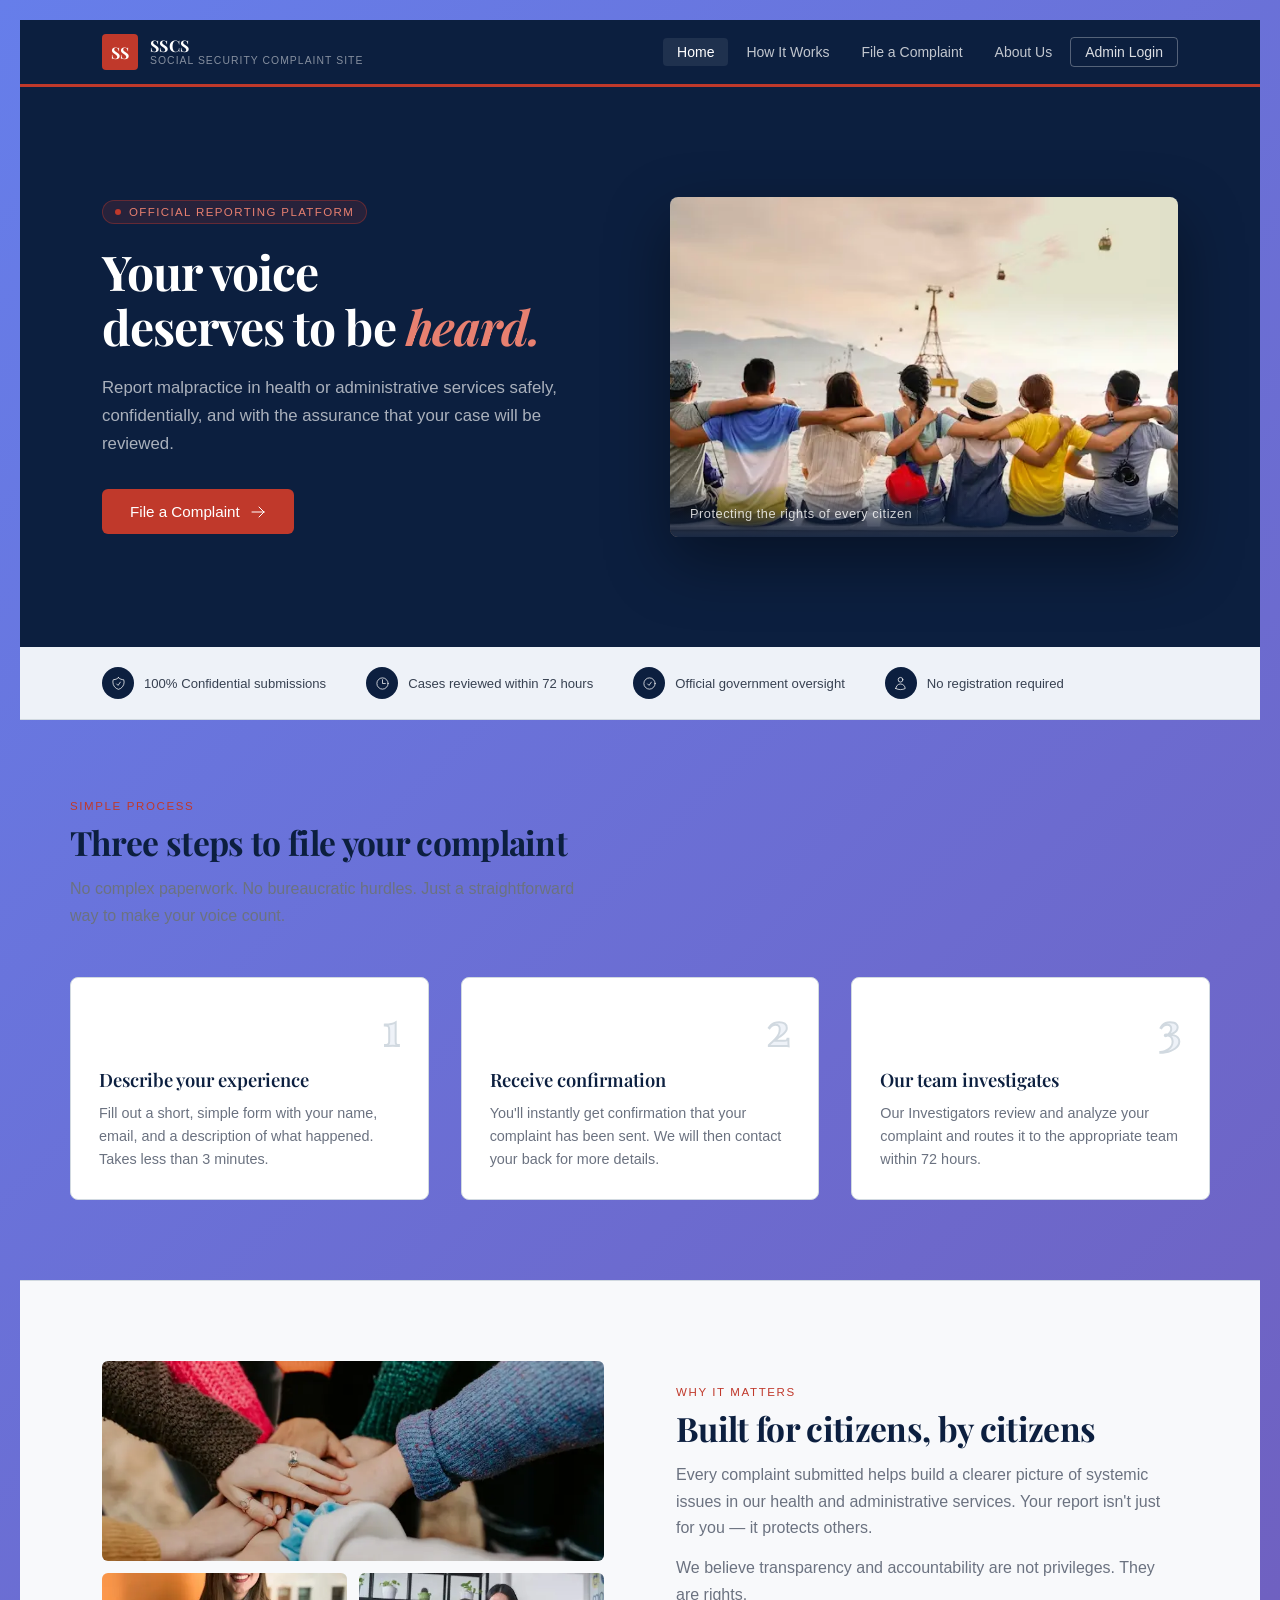
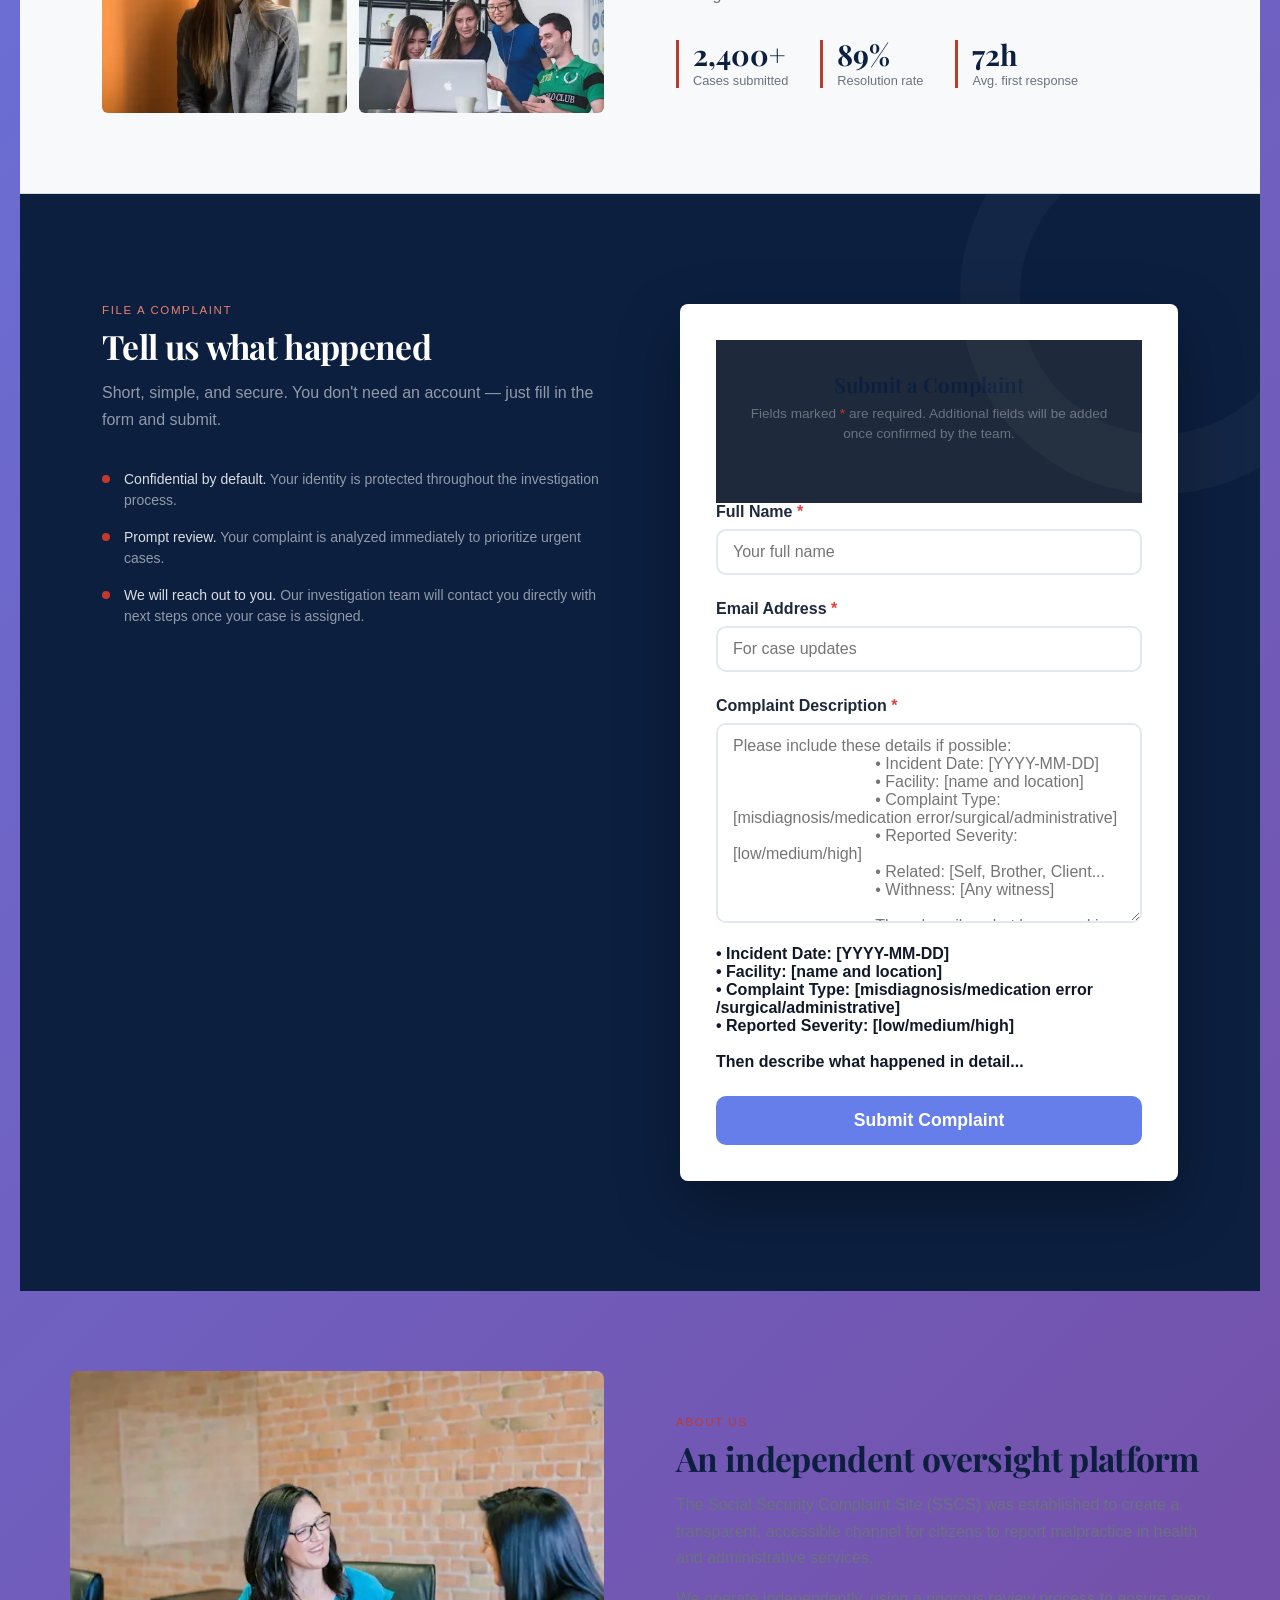
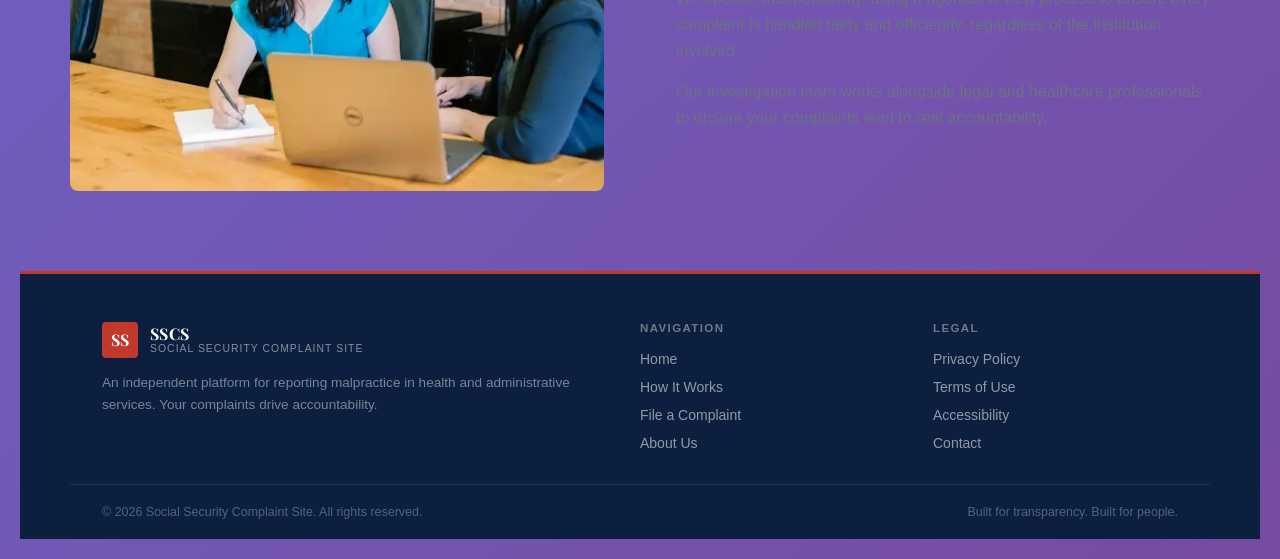
<file: index.html>
<!DOCTYPE html>
<html lang="en">

<head>
    <meta charset="UTF-8">
    <meta name="viewport" content="width=device-width, initial-scale=1.0">
    <title>SSCS — Social Security Complaint Site</title>
    <link rel="preconnect" href="https://fonts.googleapis.com">
    <link rel="preconnect" href="https://fonts.gstatic.com" crossorigin>
    <link
        href="https://fonts.googleapis.com/css2?family=Playfair+Display:wght@400;600;700&family=DM+Sans:wght@300;400;500&display=swap"
        rel="stylesheet">
    <link rel="stylesheet" href="./styles/complaint.css">
    <link rel="stylesheet" href="./styles/complaint2.css">
    <script src="./scripts/complaint.js" defer></script>
    <script src="./scripts/complaint2.js" defer></script>
    <!-- Icons sourced from Heroicons (https://heroicons.com) — MIT License -->
</head>

<body>

    <!-- NAV -->
    <nav>
        <div class="nav-inner">
            <a href="#" class="logo">
                <div class="logo-mark">SS</div>
                <div class="logo-text">
                    <strong>SSCS</strong>
                    <span>Social Security Complaint Site</span>
                </div>
            </a>
            <ul class="nav-links">
                <li><a href="#" class="active">Home</a></li>
                <li><a href="#how-it-works">How It Works</a></li>
                <li><a href="#complaint">File a Complaint</a></li>
                <li><a href="#about">About Us</a></li>
                <li><a href="admin.html" class="btn-login">Admin Login</a></li>
            </ul>
            <button class="nav-toggle" id="navToggle" aria-label="Toggle menu">
                <span></span>
                <span></span>
                <span></span>
            </button>
        </div>
    </nav>

    <!-- HERO -->
    <section class="hero">
        <div class="hero-overlay"></div>
        <div class="hero-inner">
            <div class="hero-content">
                <div class="hero-badge">Official Reporting Platform</div>
                <h1>Your voice<br>deserves to be <em>heard.</em></h1>
                <p class="hero-sub">Report malpractice in health or administrative services safely, confidentially, and
                    with the assurance that your case will be reviewed.</p>
                <a href="#complaint" class="hero-cta">
                    File a Complaint
                    <svg viewBox="0 0 24 24" fill="none" stroke="currentColor" stroke-width="1.5" stroke-linecap="round"
                        stroke-linejoin="round">
                        <path d="M13.5 4.5 21 12m0 0-7.5 7.5M21 12H3" />
                    </svg>
                    </svg>
                </a>
            </div>
            <div class="hero-visual">
                <div class="hero-img-wrap">
                    <img src="images/community_members.webp" alt="Community members" loading="eager">
                    <div class="hero-img-caption">Protecting the rights of every citizen</div>
                </div>
            </div>
        </div>
    </section>

    <!-- TRUST STRIP -->
    <div class="trust-strip">
        <div class="trust-inner">
            <div class="trust-item">
                <div class="trust-icon">
                    <svg viewBox="0 0 24 24" fill="none" stroke="rgba(255,255,255,0.8)" stroke-width="1.5"
                        stroke-linecap="round" stroke-linejoin="round">
                        <path
                            d="M9 12.75 11.25 15 15 9.75m-3-7.036A11.959 11.959 0 0 1 3.598 6 11.99 11.99 0 0 0 3 9.749c0 5.592 3.824 10.29 9 11.623 5.176-1.332 9-6.03 9-11.622 0-1.31-.21-2.571-.598-3.751h-.152c-3.196 0-6.1-1.248-8.25-3.285Z" />
                    </svg>
                </div>
                <span>100% Confidential submissions</span>
            </div>
            <div class="trust-item">
                <div class="trust-icon">
                    <svg viewBox="0 0 24 24" fill="none" stroke="rgba(255,255,255,0.8)" stroke-width="1.5"
                        stroke-linecap="round" stroke-linejoin="round">
                        <path d="M12 6v6h4.5m4.5 0a9 9 0 1 1-18 0 9 9 0 0 1 18 0Z" />
                    </svg>
                </div>
                <span>Cases reviewed within 72 hours</span>
            </div>
            <div class="trust-item">
                <div class="trust-icon">
                    <svg viewBox="0 0 24 24" fill="none" stroke="rgba(255,255,255,0.8)" stroke-width="1.5"
                        stroke-linecap="round" stroke-linejoin="round">
                        <path d="M9 12.75 11.25 15 15 9.75M21 12a9 9 0 1 1-18 0 9 9 0 0 1 18 0Z" />
                    </svg>
                </div>
                <span>Official government oversight</span>
            </div>
            <div class="trust-item">
                <div class="trust-icon">
                    <svg viewBox="0 0 24 24" fill="none" stroke="rgba(255,255,255,0.8)" stroke-width="1.5"
                        stroke-linecap="round" stroke-linejoin="round">
                        <path
                            d="M15.75 6a3.75 3.75 0 1 1-7.5 0 3.75 3.75 0 0 1 7.5 0ZM4.501 20.118a7.5 7.5 0 0 1 14.998 0A17.933 17.933 0 0 1 12 21.75c-2.676 0-5.216-.584-7.499-1.632Z" />
                    </svg>
                    </svg>
                </div>
                <span>No registration required</span>
            </div>
        </div>
    </div>

    <!-- HOW IT WORKS -->
    <section class="section" id="how-it-works">
        <div class="section-inner">
            <p class="section-label">Simple process</p>
            <h2 class="section-title">Three steps to file your complaint</h2>
            <p class="section-sub">No complex paperwork. No bureaucratic hurdles. Just a straightforward way to make
                your voice count.</p>
            <div class="steps">
                <div class="step">
                    <div class="step-num">1</div>
                    <h3>Describe your experience</h3>
                    <p>Fill out a short, simple form with your name, email, and a description of what happened. Takes
                        less than 3 minutes.</p>
                </div>
                <div class="step">
                    <div class="step-num">2</div>
                    <h3>Receive confirmation</h3>
                    <p>You'll instantly get confirmation that your complaint has been sent. We will then contact your
                        back for more details.</p>
                </div>
                <div class="step">
                    <div class="step-num">3</div>
                    <h3>Our team investigates</h3>
                    <p>Our Investigators review and analyze your complaint and routes it to the appropriate team within
                        72 hours.</p>
                </div>
            </div>
        </div>
    </section>

    <!-- COMMUNITY -->
    <section class="community">
        <div class="community-inner">
            <div class="community-images">
                <img src="images/community_meeting.webp" alt="Community meeting" loading="lazy">
                <img src="images/healthcare_worker.webp" alt="Healthcare worker" loading="lazy">
                <img src="images/citizens.webp" alt="Citizens" loading="lazy">
            </div>
            <div class="community-text">
                <p class="section-label">Why it matters</p>
                <h2 class="section-title">Built for citizens, by citizens</h2>
                <p class="section-sub">Every complaint submitted helps build a clearer picture of systemic issues in our
                    health and administrative services. Your report isn't just for you — it protects others.</p>
                <p class="section-sub">We believe transparency and accountability are not privileges. They are rights.
                </p>
                <div class="stat-row">
                    <div class="stat"><strong>2,400+</strong><span>Cases submitted</span></div>
                    <div class="stat"><strong>89%</strong><span>Resolution rate</span></div>
                    <div class="stat"><strong>72h</strong><span>Avg. first response</span></div>
                </div>
            </div>
        </div>
    </section>

    <!-- COMPLAINT FORM -->
    <section class="form-section" id="complaint">
        <div class="form-inner">
            <div class="form-intro">
                <p class="section-label">File a complaint</p>
                <h2 class="section-title">Tell us what happened</h2>
                <p class="section-sub">Short, simple, and secure. You don't need an account — just fill in the form and
                    submit.</p>
                <div class="form-promises">
                    <div class="form-promise">
                        <div class="promise-dot"></div>
                        <p><strong>Confidential by default.</strong> Your identity is protected throughout the
                            investigation process.</p>
                    </div>
                    <div class="form-promise">
                        <div class="promise-dot"></div>
                        <p><strong>Prompt review.</strong> Your complaint is analyzed immediately to prioritize urgent
                            cases.</p>
                    </div>
                    <div class="form-promise">
                        <div class="promise-dot"></div>
                        <p><strong>We will reach out to you.</strong> Our investigation team will contact you directly
                            with next steps once your case is assigned.</p>
                    </div>
                </div>
            </div>

            <div class="complaint-card">
                <div class="header">
                    <h3>Submit a Complaint</h3>
                    <p class="card-sub">Fields marked <span class="req-note">*</span> are required. Additional fields will
                        be added once confirmed by the team.</p>
                </div>

                <div class="form-section1">
                    <div id="conversationView" class="conversation-container hidden"></div>
                    <form id="complaintForm">
                        <div class="form-group">
                            <label for="fullName" class="required">Full Name</label>
                            <input type="text" id="fullName" name="fullName" required placeholder="Your full name">
                        </div>
                        <div class="form-group">
                            <label for="email" class="required">Email Address</label>
                            <input type="email" id="email" name="email" required placeholder="For case updates">
                        </div>
                        <div class="form-group">
                            <label for="description" class="required">Complaint Description</label>
                            <textarea id="description" name="description" required 
                                placeholder="Please include these details if possible:
                                • Incident Date: [YYYY-MM-DD]
                                • Facility: [name and location]
                                • Complaint Type: [misdiagnosis/medication error/surgical/administrative]
                                • Reported Severity: [low/medium/high]
                                • Related: [Self, Brother, Client...
                                • Withness: [Any witness]

                                Then describe what happened in detail..."></textarea>
                            <div class="keyword-hint"><br>
                                <strong><p>• Incident Date: [YYYY-MM-DD]</p>
                                    <p>• Facility: [name and location]</p>
                                    <p>• Complaint Type: [misdiagnosis/medication error
                                        /surgical/administrative]</p>
                                    <p>• Reported Severity: [low/medium/high]</p><br>

                                    Then describe what happened in detail...
                                </strong><br>
                            </div>
                        </div>
                        <button type="submit" id="submitBtn">Submit Complaint</button>
                    </form>
                    <div id="loadingIndicator" class="loading hidden">Processing your complaint...</div>
                </div>
            </div>
            </div>
        </div>
    </section>

    <!-- CONFIRMATION POPUP -->
    <div class="popup-overlay" id="popupOverlay">
        <div class="popup">
            <div class="popup-check">
                <svg viewBox="0 0 24 24" fill="none" stroke="#2e7d32" stroke-width="2.5" stroke-linecap="round"
                    stroke-linejoin="round">
                    <polyline points="20 6 9 17 4 12" />
                </svg>
            </div>
            <h2 class="popup-title">Complaint Submitted</h2>
            <p class="popup-sub">Thank you. Your complaint has been received and will be reviewed by our team within 72
                hours.</p>
            <p class="popup-note">Our investigation team will reach out to you with further details. Please check your
                email for a confirmation.</p>
            <div class="popup-actions">
                <button class="popup-btn-new" id="popupNewBtn">Submit Another Complaint</button>
                <a href="#" class="popup-btn-home" id="popupHomeBtn">Back to Home</a>
            </div>
        </div>
    </div>

    <!---ERROR POPUP--->
    <div class="popup-overlay" id="errorPopupOverlay">
        <div class="popup">
            <div class="popup-check error">
                <svg viewBox="0 0 24 24" fill="none" stroke="#c0392b" stroke-width="1.5" stroke-linecap="round"
                    stroke-linejoin="round">
                    <path d="M12 9v3.75m9-.75a9 9 0 1 1-18 0 9 9 0 0 1 18 0Zm-9 3.75h.008v.008H12v-.008Z" />
                </svg>
            </div>
            <h2 class="popup-title">Submission Failed</h2>
            <p class="popup-sub">An error occurred while submitting your complaint. Please try again later.</p>
            <p class="popup-note">If the issue persists, please contact our support team for assistance.</p>
            <div class="popup-actions">
                <button class="popup-btn-new" id="errorRetryBtn">Try Again</button>
                <a href="#" class="popup-btn-home" id="errorHomeBtn">Back to Home</a>
            </div>
        </div>
    </div>
    <!-- Success Card (hidden initially) -->
        <div class="card hidden" id="successCard">
            <div class="header" style="background: #2d6a4f;">
                <h1>✅ Complaint Submitted</h1>
            </div>
            <div class="form-section" style="text-align: center;">
                <p>Your case number is:</p>
                <div class="case-number" id="displayCaseNumber"></div>
                <p style="margin-top: 20px;">You will receive a confirmation email shortly.</p>
                <button onclick="resetAndShowForm()" style="background: #2d6a4f; margin-top: 20px;">Submit Another Complaint</button>
            </div>
        </div>
    <!-- ABOUT -->
    <section class="about" id="about">
        <div class="about-inner">
            <div class="about-image">
                <img src="images/team.webp" loading="lazy" alt="Team">
            </div>
            <div class="about-text">
                <p class="section-label">About us</p>
                <h2 class="section-title">An independent oversight platform</h2>
                <p class="section-sub">The Social Security Complaint Site (SSCS) was established to create a
                    transparent, accessible channel for citizens to report malpractice in health and administrative
                    services.</p>
                <p class="section-sub">We operate independently, using a rigorous review process to ensure every
                    complaint is handled fairly and efficiently, regardless of the institution involved.</p>
                <p class="section-sub">Our investigation team works alongside legal and healthcare professionals to
                    ensure your complaints lead to real accountability.</p>
            </div>
        </div>
    </section>

    <!-- FOOTER -->
    <footer>
        <div class="footer-inner">
            <div class="footer-brand">
                <a href="#" class="logo">
                    <div class="logo-mark">SS</div>
                    <div class="logo-text">
                        <strong>SSCS</strong>
                        <span>Social Security Complaint Site</span>
                    </div>
                </a>
                <p>An independent platform for reporting malpractice in health and administrative services. Your
                    complaints drive accountability.</p>
            </div>
            <div class="footer-col">
                <h4>Navigation</h4>
                <ul>
                    <li><a href="#">Home</a></li>
                    <li><a href="#how-it-works">How It Works</a></li>
                    <li><a href="#complaint">File a Complaint</a></li>
                    <li><a href="#about">About Us</a></li>
                </ul>
            </div>
            <div class="footer-col">
                <h4>Legal</h4>
                <ul>
                    <!-- We can add more pages and information -->
                    <li><a href="#">Privacy Policy</a></li>
                    <li><a href="#">Terms of Use</a></li>
                    <li><a href="#">Accessibility</a></li>
                    <li><a href="#">Contact</a></li>
                </ul>
            </div>
        </div>
        <div class="footer-bottom">
            <span id="copyright">&copy; Social Security Complaint Site. All rights reserved.</span>
            <span>Built for transparency. Built for people.</span>
        </div>
    </footer>
</body>

</html>
</file>
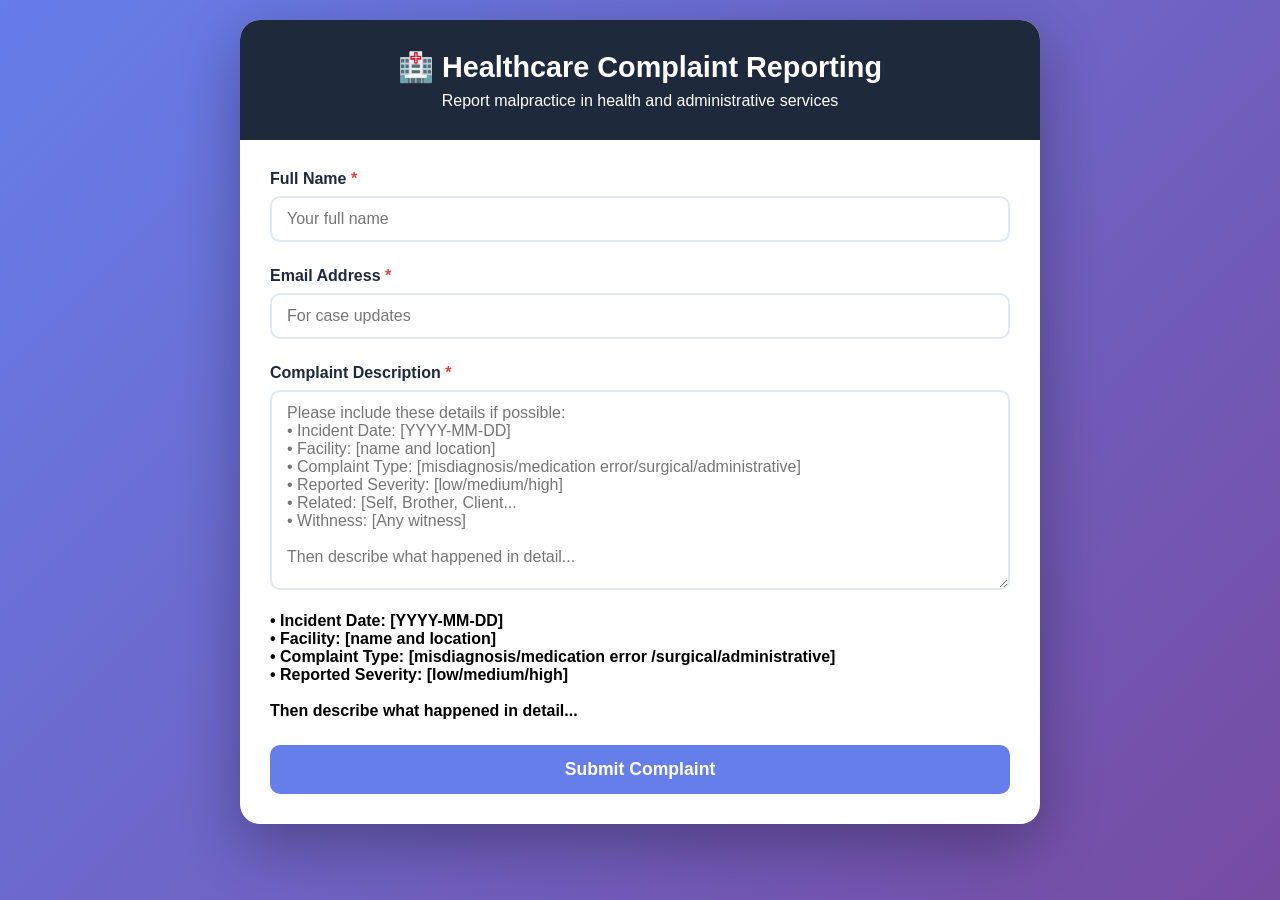
<file: index2.html>
<!-- This page is a test page that integrates with complaint2.js and complaint2.css-->
<!DOCTYPE html>
<html lang="en">
<head>
    <meta charset="UTF-8">
    <meta name="viewport" content="width=device-width, initial-scale=1.0">
    <title>Healthcare Complaint Reporting</title>
    <link rel="stylesheet" href="./styles/complaint2.css">
    <script src="./scripts/complaint2.js" defer></script>
</head>
<body>
    <div class="container">
        <!-- Main Complaint Form Card -->
        <div class="card" id="formCard">
            <div class="header">
                <h1>🏥 Healthcare Complaint Reporting</h1>
                <p>Report malpractice in health and administrative services</p>
            </div>
            <div class="form-section">
                <div id="conversationView" class="conversation-container hidden"></div>
                <form id="complaintForm">
                    <div class="form-group">
                        <label for="fullName" class="required">Full Name</label>
                        <input type="text" id="fullName" name="fullName" required placeholder="Your full name">
                    </div>
                    <div class="form-group">
                        <label for="email" class="required">Email Address</label>
                        <input type="email" id="email" name="email" required placeholder="For case updates">
                    </div>
                    <div class="form-group">
                        <label for="description" class="required">Complaint Description</label>
                        <textarea id="description" name="description" required 
                            placeholder="Please include these details if possible:
• Incident Date: [YYYY-MM-DD]
• Facility: [name and location]
• Complaint Type: [misdiagnosis/medication error/surgical/administrative]
• Reported Severity: [low/medium/high]
• Related: [Self, Brother, Client...
• Withness: [Any witness]

Then describe what happened in detail..."></textarea>
                        <div class="keyword-hint"><br>
                            <strong><p>• Incident Date: [YYYY-MM-DD]</p>
                                <p>• Facility: [name and location]</p>
                                <p>• Complaint Type: [misdiagnosis/medication error
                                    /surgical/administrative]</p>
                                <p>• Reported Severity: [low/medium/high]</p><br>

                                Then describe what happened in detail...
                            </strong><br>
                        </div>
                    </div>
                    <button type="submit" id="submitBtn">Submit Complaint</button>
                </form>
                <div id="loadingIndicator" class="loading hidden">Processing your complaint...</div>
            </div>
        </div>

        <!-- Success Card (hidden initially) -->
        <div class="card hidden" id="successCard">
            <div class="header" style="background: #2d6a4f;">
                <h1>✅ Complaint Submitted</h1>
            </div>
            <div class="form-section" style="text-align: center;">
                <p>Your case number is:</p>
                <div class="case-number" id="displayCaseNumber"></div>
                <p style="margin-top: 20px;">You will receive a confirmation email shortly.</p>
                <button onclick="resetAndShowForm()" style="background: #2d6a4f; margin-top: 20px;">Submit Another Complaint</button>
            </div>
        </div>
    </div>
</body>
</html>
</file>
<file: styles/complaint.css>
@import url('https://fonts.googleapis.com/css2?family=Playfair+Display:wght@400;600;700&family=DM+Sans:wght@300;400;500&display=swap');

/* ── Design tokens ─────────────────────────────────── */
:root {
    --navy: #0c1f3f;
    --navy-mid: #1a3560;
    --navy-light: #eef2f8;
    --accent: #c0392b;
    --text: #111827;
    --text-mid: #374151;
    --text-soft: #6b7280;
    --border: #d1d9e0;
    --bg: #f8f9fb;
    --white: #ffffff;
    --serif: 'Playfair Display', Georgia, serif;
    --sans: 'DM Sans', system-ui, sans-serif;
    --radius: 6px;
    --max: 1140px;
}

/* ── Reset ─────────────────────────────────────────── */
*,
*::before,
*::after {
    margin: 0;
    padding: 0;
    box-sizing: border-box;
}

html {
    scroll-behavior: smooth;
}

body {
    font-family: var(--sans);
    background: var(--white);
    color: var(--text);
    -webkit-font-smoothing: antialiased;
}

/* ── NAV ───────────────────────────────────────────── */
nav {
    position: sticky;
    top: 0;
    z-index: 100;
    background: var(--navy);
    border-bottom: 3px solid var(--accent);
}

.nav-inner {
    max-width: var(--max);
    margin: 0 auto;
    padding: 0 32px;
    height: 64px;
    display: flex;
    align-items: center;
    justify-content: space-between;
    gap: 24px;
}

.logo {
    display: flex;
    align-items: center;
    gap: 12px;
    text-decoration: none;
    flex-shrink: 0;
}

.logo-mark {
    width: 36px;
    height: 36px;
    background: var(--accent);
    border-radius: 4px;
    display: flex;
    align-items: center;
    justify-content: center;
    font-family: var(--serif);
    font-weight: 700;
    font-size: 1rem;
    color: var(--white);
}

.logo-text {
    display: flex;
    flex-direction: column;
    line-height: 1.1;
}

.logo-text strong {
    font-family: var(--serif);
    font-size: 1rem;
    font-weight: 700;
    color: var(--white);
    letter-spacing: 0.02em;
}

.logo-text span {
    font-size: 0.65rem;
    color: rgba(255, 255, 255, 0.5);
    letter-spacing: 0.1em;
    text-transform: uppercase;
}

.nav-links {
    display: flex;
    align-items: center;
    gap: 4px;
    list-style: none;
}

.nav-links a {
    text-decoration: none;
    color: rgba(255, 255, 255, 0.75);
    font-size: 0.875rem;
    padding: 6px 14px;
    border-radius: 4px;
    transition: color 0.15s, background 0.15s;
}

.nav-links a:hover,
.nav-links a.active {
    color: var(--white);
    background: rgba(255, 255, 255, 0.08);
}

.btn-login {
    border: 1px solid rgba(255, 255, 255, 0.3) !important;
    color: rgba(255, 255, 255, 0.85) !important;
    background: transparent !important;
}

.btn-login:hover {
    border-color: rgba(255, 255, 255, 0.7) !important;
    background: rgba(255, 255, 255, 0.1) !important;
    color: var(--white) !important;
}

/* ── HERO ──────────────────────────────────────────── */
.hero {
    background: var(--navy);
    position: relative;
    overflow: hidden;
    min-height: 560px;
    display: flex;
    align-items: center;
}

.hero-overlay {
    position: absolute;
    inset: 0;
    background: linear-gradient(90deg, rgba(12, 31, 63, 0.97) 45%, rgba(12, 31, 63, 0.5) 100%);
}

.hero-inner {
    position: relative;
    max-width: var(--max);
    margin: 0 auto;
    padding: 80px 32px;
    display: grid;
    grid-template-columns: 1fr 1fr;
    gap: 60px;
    align-items: center;
    width: 100%;
}

.hero-content {
    animation: fadeUp 0.5s ease both;
}

@keyframes fadeUp {
    from {
        opacity: 0;
        transform: translateY(20px);
    }

    to {
        opacity: 1;
        transform: translateY(0);
    }
}

.hero-badge {
    display: inline-flex;
    align-items: center;
    gap: 8px;
    background: rgba(192, 57, 43, 0.15);
    border: 1px solid rgba(192, 57, 43, 0.4);
    color: #e88070;
    font-size: 0.72rem;
    font-weight: 500;
    letter-spacing: 0.12em;
    text-transform: uppercase;
    padding: 5px 12px;
    border-radius: 20px;
    margin-bottom: 20px;
}

.hero-badge::before {
    content: '';
    width: 6px;
    height: 6px;
    background: var(--accent);
    border-radius: 50%;
}

.hero h1 {
    font-family: var(--serif);
    font-size: 3rem;
    font-weight: 700;
    color: var(--white);
    line-height: 1.15;
    margin-bottom: 20px;
    letter-spacing: -0.02em;
}

.hero h1 em {
    font-style: italic;
    color: #e88070;
}

.hero-sub {
    font-size: 1.05rem;
    color: rgba(255, 255, 255, 0.65);
    line-height: 1.65;
    margin-bottom: 32px;
    font-weight: 300;
}

.hero-cta {
    display: inline-flex;
    align-items: center;
    gap: 10px;
    background: var(--accent);
    color: var(--white);
    text-decoration: none;
    font-size: 0.95rem;
    font-weight: 500;
    padding: 14px 28px;
    border-radius: var(--radius);
    transition: background 0.15s, transform 0.15s;
}

.hero-cta:hover {
    background: #a93226;
    transform: translateY(-1px);
}

.hero-cta svg {
    width: 16px;
    height: 16px;
}

.hero-visual {
    animation: fadeUp 0.5s 0.15s ease both;
}

.hero-img-wrap {
    border-radius: 8px;
    overflow: hidden;
    position: relative;
    box-shadow: 0 24px 64px rgba(0, 0, 0, 0.4);
}

.hero-img-wrap img {
    width: 100%;
    height: 340px;
    object-fit: cover;
    display: block;
}

.hero-img-caption {
    position: absolute;
    bottom: 0;
    left: 0;
    right: 0;
    background: linear-gradient(transparent, rgba(12, 31, 63, 0.9));
    padding: 24px 20px 16px;
    color: rgba(255, 255, 255, 0.8);
    font-size: 0.8rem;
    font-weight: 300;
    letter-spacing: 0.04em;
}

/* ── TRUST STRIP ───────────────────────────────────── */
.trust-strip {
    background: var(--navy-light);
    border-bottom: 1px solid var(--border);
}

.trust-inner {
    max-width: var(--max);
    margin: 0 auto;
    padding: 20px 32px;
    display: flex;
    align-items: center;
    gap: 40px;
    flex-wrap: wrap;
}

.trust-item {
    display: flex;
    align-items: center;
    gap: 10px;
    font-size: 0.82rem;
    color: var(--text-mid);
}

.trust-icon {
    width: 32px;
    height: 32px;
    background: var(--navy);
    border-radius: 50%;
    display: flex;
    align-items: center;
    justify-content: center;
    flex-shrink: 0;
}

.trust-icon svg {
    width: 15px;
    height: 15px;
}

/* ── SHARED SECTION STYLES ─────────────────────────── */
.section {
    padding: 80px 32px;
}

.section-inner {
    max-width: var(--max);
    margin: 0 auto;
}

.section-label {
    font-size: 0.72rem;
    font-weight: 500;
    letter-spacing: 0.14em;
    text-transform: uppercase;
    color: var(--accent);
    margin-bottom: 10px;
}

.section-title {
    font-family: var(--serif);
    font-size: 2.1rem;
    font-weight: 700;
    color: var(--navy);
    line-height: 1.2;
    margin-bottom: 14px;
    letter-spacing: -0.02em;
}

.section-sub {
    font-size: 1rem;
    color: var(--text-soft);
    line-height: 1.65;
    max-width: 520px;
}

/* ── STEPS ─────────────────────────────────────────── */
.steps {
    display: grid;
    grid-template-columns: repeat(3, 1fr);
    gap: 32px;
    margin-top: 48px;
}

.step {
    padding: 28px;
    border: 1px solid var(--border);
    border-radius: 8px;
    background: var(--white);
    transition: box-shadow 0.2s, transform 0.2s;
}

.step:hover {
    box-shadow: 0 8px 32px rgba(12, 31, 63, 0.09);
    transform: translateY(-2px);
}

.step-num {
    font-family: var(--serif);
    font-size: 2.8rem;
    font-weight: 700;
    color: var(--navy-light);
    line-height: 1;
    margin-bottom: 16px;
    -webkit-text-stroke: 2px var(--border);
    text-align: right;
}

.step h3 {
    font-family: var(--serif);
    font-size: 1.15rem;
    font-weight: 600;
    color: var(--navy);
    margin-bottom: 10px;
}

.step p {
    font-size: 0.9rem;
    color: var(--text-soft);
    line-height: 1.6;
}

/* ── COMMUNITY ─────────────────────────────────────── */
.community {
    background: var(--bg);
    border-top: 1px solid var(--border);
    border-bottom: 1px solid var(--border);
}

.community-inner {
    max-width: var(--max);
    margin: 0 auto;
    padding: 80px 32px;
    display: grid;
    grid-template-columns: 1fr 1fr;
    gap: 72px;
    align-items: center;
}

.community-images {
    display: grid;
    grid-template-columns: 1fr 1fr;
    gap: 12px;
}

.community-images img {
    border-radius: 6px;
    width: 100%;
    object-fit: cover;
    display: block;
}

.community-images img:first-child {
    grid-column: 1 / -1;
    height: 200px;
}

.community-images img:not(:first-child) {
    height: 140px;
}

.community-text .section-sub {
    max-width: 100%;
    margin-bottom: 14px;
}

.stat-row {
    display: flex;
    gap: 32px;
    margin-top: 32px;
    flex-wrap: wrap;
}

.stat {
    border-left: 3px solid var(--accent);
    padding-left: 14px;
}

.stat strong {
    display: block;
    font-family: var(--serif);
    font-size: 1.8rem;
    font-weight: 700;
    color: var(--navy);
    line-height: 1;
}

.stat span {
    font-size: 0.8rem;
    color: var(--text-soft);
    margin-top: 4px;
    display: block;
}

/* ── FORM SECTION ──────────────────────────────────── */
.form-section {
    background: var(--navy);
    position: relative;
    overflow: hidden;
}

.form-section::before {
    content: '';
    position: absolute;
    right: -100px;
    top: -100px;
    width: 400px;
    height: 400px;
    border-radius: 50%;
    border: 60px solid rgba(255, 255, 255, 0.03);
    pointer-events: none;
}

.form-inner {
    max-width: var(--max);
    margin: 0 auto;
    padding: 80px 32px;
    display: grid;
    grid-template-columns: 1fr 1fr;
    gap: 80px;
    align-items: start;
}

.form-intro .section-label {
    color: #e88070;
}

.form-intro .section-title {
    color: var(--white);
}

.form-intro .section-sub {
    color: rgba(255, 255, 255, 0.55);
    max-width: 100%;
}

.form-promises {
    margin-top: 36px;
    display: flex;
    flex-direction: column;
    gap: 16px;
}

.form-promise {
    display: flex;
    align-items: flex-start;
    gap: 14px;
}

.promise-dot {
    width: 8px;
    height: 8px;
    background: var(--accent);
    border-radius: 50%;
    flex-shrink: 0;
    margin-top: 6px;
}

.form-promise p {
    font-size: 0.875rem;
    color: rgba(255, 255, 255, 0.55);
    line-height: 1.5;
}

.form-promise strong {
    color: rgba(255, 255, 255, 0.85);
    font-weight: 500;
}

/* The form card */
.complaint-card {
    background: var(--white);
    border-radius: 8px;
    padding: 36px;
    box-shadow: 0 24px 64px rgba(0, 0, 0, 0.3);
}

.complaint-card h3 {
    font-family: var(--serif);
    font-size: 1.3rem;
    font-weight: 600;
    color: var(--navy);
    margin-bottom: 6px;
}

.complaint-card .card-sub {
    font-size: 0.85rem;
    color: var(--text-soft);
    margin-bottom: 28px;
    line-height: 1.5;
}

.req-note {
    color: var(--accent);
}

.field {
    margin-bottom: 18px;
}

.field label {
    display: block;
    font-size: 0.82rem;
    font-weight: 500;
    color: var(--text-mid);
    margin-bottom: 6px;
    letter-spacing: 0.02em;
}

.field label .req {
    color: var(--accent);
}

.field input,
.field textarea,
.field select {
    width: 100%;
    padding: 10px 13px;
    border: 1px solid var(--border);
    border-radius: var(--radius);
    font-size: 0.9rem;
    font-family: var(--sans);
    color: var(--text);
    background: var(--white);
    transition: border-color 0.15s, box-shadow 0.15s;
}

.field input:focus,
.field textarea:focus,
.field select:focus {
    outline: none;
    border-color: var(--navy-mid);
    box-shadow: 0 0 0 3px rgba(26, 53, 96, 0.1);
}

.field textarea {
    resize: vertical;
    min-height: 100px;
    line-height: 1.6;
}

.field-row {
    display: grid;
    grid-template-columns: 1fr 1fr;
    gap: 14px;
}

.submit-btn {
    width: 100%;
    padding: 13px;
    background: var(--navy);
    color: var(--white);
    border: none;
    border-radius: var(--radius);
    font-size: 0.95rem;
    font-family: var(--sans);
    font-weight: 500;
    cursor: pointer;
    margin-top: 8px;
    transition: background 0.15s, transform 0.15s;
    letter-spacing: 0.02em;
}

.submit-btn:hover {
    background: var(--navy-mid);
    transform: translateY(-1px);
}

.form-note {
    text-align: center;
    font-size: 0.75rem;
    color: var(--text-soft);
    margin-top: 12px;
    line-height: 1.5;
}

/* Success state */
.success-msg {
    display: none;
    text-align: center;
    padding: 20px 0;
}

.success-msg .check {
    width: 52px;
    height: 52px;
    background: #e8f5e9;
    border-radius: 50%;
    display: flex;
    align-items: center;
    justify-content: center;
    margin: 0 auto 16px;
}

.success-msg .check svg {
    width: 24px;
    height: 24px;
}

.success-msg h4 {
    font-family: var(--serif);
    font-size: 1.2rem;
    color: var(--navy);
    margin-bottom: 8px;
}

.success-msg p {
    font-size: 0.875rem;
    color: var(--text-soft);
    line-height: 1.55;
    margin-bottom: 6px;
}

.case-badge {
    display: inline-block;
    font-family: 'Courier New', monospace;
    font-size: 1rem;
    font-weight: 700;
    letter-spacing: 0.1em;
    color: var(--navy);
    background: var(--navy-light);
    border: 1px solid var(--border);
    padding: 8px 18px;
    border-radius: 4px;
    margin: 10px 0;
}

/* ── ABOUT ─────────────────────────────────────────── */
.about {
    padding: 80px 32px;
}

.about-inner {
    max-width: var(--max);
    margin: 0 auto;
    display: grid;
    grid-template-columns: 1fr 1fr;
    gap: 72px;
    align-items: center;
}

.about-image {
    border-radius: 8px;
    overflow: hidden;
}

.about-image img {
    width: 100%;
    height: 420px;
    object-fit: cover;
    display: block;
}

.about-text .section-sub {
    max-width: 100%;
    margin-bottom: 14px;
}

/* ── FOOTER ────────────────────────────────────────── */
footer {
    background: var(--navy);
    border-top: 3px solid var(--accent);
    color: rgba(255, 255, 255, 0.6);
}

.footer-inner {
    max-width: var(--max);
    margin: 0 auto;
    padding: 48px 32px 32px;
    display: grid;
    grid-template-columns: 2fr 1fr 1fr;
    gap: 48px;
}

.footer-brand p {
    font-size: 0.85rem;
    line-height: 1.65;
    color: rgba(255, 255, 255, 0.45);
    margin-top: 14px;
}

.footer-col h4 {
    font-size: 0.72rem;
    font-weight: 600;
    letter-spacing: 0.12em;
    text-transform: uppercase;
    color: rgba(255, 255, 255, 0.4);
    margin-bottom: 16px;
}

.footer-col ul {
    list-style: none;
    display: flex;
    flex-direction: column;
    gap: 10px;
}

.footer-col ul a {
    text-decoration: none;
    font-size: 0.875rem;
    color: rgba(255, 255, 255, 0.55);
    transition: color 0.15s;
}

.footer-col ul a:hover {
    color: var(--white);
}

.footer-bottom {
    border-top: 1px solid rgba(255, 255, 255, 0.08);
    padding: 20px 32px;
    max-width: var(--max);
    margin: 0 auto;
    display: flex;
    justify-content: space-between;
    align-items: center;
    font-size: 0.78rem;
    color: rgba(255, 255, 255, 0.3);
}

/* ── popup ─────────────────────────────────────────── */
.popup-overlay {
    display: none;
    position: fixed;
    inset: 0;
    background: rgba(12, 31, 63, 0.75);
    z-index: 200;
    align-items: center;
    justify-content: center;
    padding: 20px;
    animation: fadeIn 0.2s ease;
    -webkit-overflow-scrolling: touch;
    overflow-y: auto;
}

.popup-overlay.active {
    display: flex;
}

@keyframes fadeIn {
    from {
        opacity: 0;
    }

    to {
        opacity: 1;
    }
}

.popup {
    background: var(--white);
    border-radius: 10px;
    padding: 44px 40px 36px;
    max-width: 480px;
    width: 100%;
    text-align: center;
    box-shadow: 0 32px 80px rgba(0, 0, 0, 0.35);
    animation: slideUp 0.25s ease;
}

.popup-check.error {
    background: #fde8e8;
}

@keyframes slideUp {
    from {
        opacity: 0;
        transform: translateY(16px);
    }

    to {
        opacity: 1;
        transform: translateY(0);
    }
}

.popup-check {
    width: 60px;
    height: 60px;
    background: #e8f5e9;
    border-radius: 50%;
    display: flex;
    align-items: center;
    justify-content: center;
    margin: 0 auto 20px;
}

.popup-check svg {
    width: 28px;
    height: 28px;
}

.popup-title {
    font-family: var(--serif);
    font-size: 1.6rem;
    font-weight: 700;
    color: var(--navy);
    margin-bottom: 10px;
    letter-spacing: -0.01em;
}

.popup-sub {
    font-size: 0.925rem;
    color: var(--text-soft);
    line-height: 1.6;
    margin-bottom: 24px;
}

.popup-case-label {
    font-size: 0.72rem;
    font-weight: 600;
    letter-spacing: 0.1em;
    text-transform: uppercase;
    color: var(--text-soft);
    margin-bottom: 8px;
}

.popup .case-badge {
    font-size: 1.15rem;
    display: block;
    margin: 0 auto 16px;
}

.popup-note {
    font-size: 0.8rem;
    color: var(--text-soft);
    line-height: 1.55;
    margin-bottom: 28px;
    padding: 12px 14px;
    background: var(--navy-light);
    border-radius: var(--radius);
    border-left: 3px solid var(--accent);
    text-align: left;
}

.popup-actions {
    display: flex;
    flex-direction: column;
    gap: 10px;
}

.popup-btn-new {
    width: 100%;
    padding: 12px;
    background: var(--navy);
    color: var(--white);
    border: none;
    border-radius: var(--radius);
    font-size: 0.925rem;
    font-family: var(--sans);
    font-weight: 500;
    cursor: pointer;
    transition: background 0.15s, transform 0.15s;
}

.popup-btn-new:hover {
    background: var(--navy-mid);
    transform: translateY(-1px);
}

.popup-btn-home {
    display: block;
    padding: 12px;
    border: 1px solid var(--border);
    border-radius: var(--radius);
    font-size: 0.925rem;
    font-weight: 500;
    color: var(--text-mid);
    text-decoration: none;
    transition: background 0.15s, border-color 0.15s;
}

.popup-btn-home:hover {
    background: var(--bg);
    border-color: #98a8bc;
}

/* ── RESPONSIVE ────────────────────────────────────── */
@media (max-width: 900px) {

    .hero-inner,
    .community-inner,
    .form-inner,
    .about-inner {
        grid-template-columns: 1fr;
        gap: 40px;
    }

    .hero-visual {
        display: none;
    }

    .steps {
        grid-template-columns: 1fr;
    }

    .footer-inner {
        grid-template-columns: 1fr 1fr;
    }

    .footer-brand {
        grid-column: 1 / -1;
    }
}

@media (min-width: 601px) {
    .nav-toggle {
        display: none;
    }
}

@media (max-width: 600px) {
    .nav-links {
        display: none;
        position: absolute;
        top: 64px;
        left: 0;
        right: 0;
        background: var(--navy);
        flex-direction: column;
        padding: 12px 0 20px;
        border-bottom: 3px solid var(--accent);
        gap: 0;
    }

    .nav-links.open {
        display: flex;
    }

    .nav-links a {
        padding: 12px 24px;
        border-radius: 0;
        border-bottom: 1px solid rgba(255, 255, 255, 0.06);
        width: 100%;
        display: block;
    }

    .nav-links a:hover {
        background: rgba(255, 255, 255, 0.08);
    }

    .nav-links li:last-child a {
        border-bottom: none;
    }

    .nav-toggle {
        display: flex;
        flex-direction: column;
        justify-content: center;
        gap: 5px;
        background: none;
        border: none;
        cursor: pointer;
        padding: 6px;
    }

    .nav-toggle span {
        display: block;
        width: 24px;
        height: 2px;
        background: var(--white);
        border-radius: 2px;
        transition: transform 0.2s, opacity 0.2s;
    }

    .nav-toggle.open span:nth-child(1) {
        transform: translateY(7px) rotate(45deg);
    }

    .nav-toggle.open span:nth-child(2) {
        opacity: 0;
    }

    .nav-toggle.open span:nth-child(3) {
        transform: translateY(-7px) rotate(-45deg);
    }

    .section,
    .about {
        padding: 52px 20px;
    }

    .hero h1 {
        font-size: 2rem;
    }

    .section-title {
        font-size: 1.6rem;
    }

    .step-num {
        text-align: center;
    }

    .footer-inner {
        grid-template-columns: 1fr;
        padding: 36px 20px 24px;
    }

    .footer-bottom {
        flex-direction: column;
        gap: 8px;
        text-align: center;
        padding: 16px 20px;
    }

    .field-row {
        grid-template-columns: 1fr;
    }

    .form-inner {
        padding: 52px 20px;
    }

    .community-inner {
        padding: 52px 20px;
    }
}
</file>
<file: styles/complaint2.css>
* { margin: 0; padding: 0; box-sizing: border-box; }
body {
    font-family: -apple-system, BlinkMacSystemFont, 'Segoe UI', Roboto, sans-serif;
    background: linear-gradient(135deg, #667eea 0%, #764ba2 100%);
    min-height: 100vh;
    padding: 20px;
}
.container {
    max-width: 800px;
    margin: 0 auto;
}
/* Card Styles */
.card {
    background: white;
    border-radius: 20px;
    box-shadow: 0 20px 60px rgba(0,0,0,0.3);
    overflow: hidden;
    margin-bottom: 20px;
}
.header {
    background: #1e293b;
    color: white;
    padding: 30px;
    text-align: center;
}
.header h1 { font-size: 1.8em; margin-bottom: 8px; }
.form-section { padding: 30px; }

/* Form Elements */
.form-group { margin-bottom: 25px; }
label {
    display: block;
    margin-bottom: 8px;
    color: #1e293b;
    font-weight: 600;
}
.required:after { content: " *"; color: #e53e3e; }
input, textarea {
    width: 100%;
    padding: 12px 15px;
    border: 2px solid #e2e8f0;
    border-radius: 10px;
    font-size: 1em;
    font-family: inherit;
}
input:focus, textarea:focus {
    outline: none;
    border-color: #667eea;
}
textarea {
    resize: vertical;
    min-height: 200px;
}

/* Conversation Styles */
.conversation-container {
    max-height: 400px;
    overflow-y: auto;
    padding: 20px;
    background: #f8fafc;
    border-radius: 10px;
    margin-bottom: 20px;
}
.message {
    margin-bottom: 15px;
    display: flex;
}
.message.ai {
    justify-content: flex-start;
}
.message.user {
    justify-content: flex-end;
}
.message-bubble {
    max-width: 80%;
    padding: 12px 16px;
    border-radius: 18px;
    word-wrap: break-word;
}
.ai .message-bubble {
    background: #e2e8f0;
    color: #1e293b;
    border-bottom-left-radius: 4px;
}
.user .message-bubble {
    background: #667eea;
    color: white;
    border-bottom-right-radius: 4px;
}

/* Status Indicators */
.status-badge {
    display: inline-block;
    padding: 4px 12px;
    border-radius: 20px;
    font-size: 0.85em;
    margin-bottom: 15px;
}
.status-pending { background: #fef3c7; color: #92400e; }
.status-complete { background: #d1fae5; color: #065f46; }

button {
    width: 100%;
    padding: 14px;
    background: #667eea;
    color: white;
    border: none;
    border-radius: 10px;
    font-size: 1.1em;
    font-weight: 600;
    cursor: pointer;
    transition: transform 0.2s;
}
button:hover { transform: translateY(-1px); background: #5a67d8; }
button:disabled { background: #cbd5e0; cursor: not-allowed; transform: none; }

.hidden { display: none; }
.case-number { font-size: 2em; font-weight: bold; color: #22543d; }
.loading {
    text-align: center;
    padding: 20px;
    color: #667eea;
}
</file>
